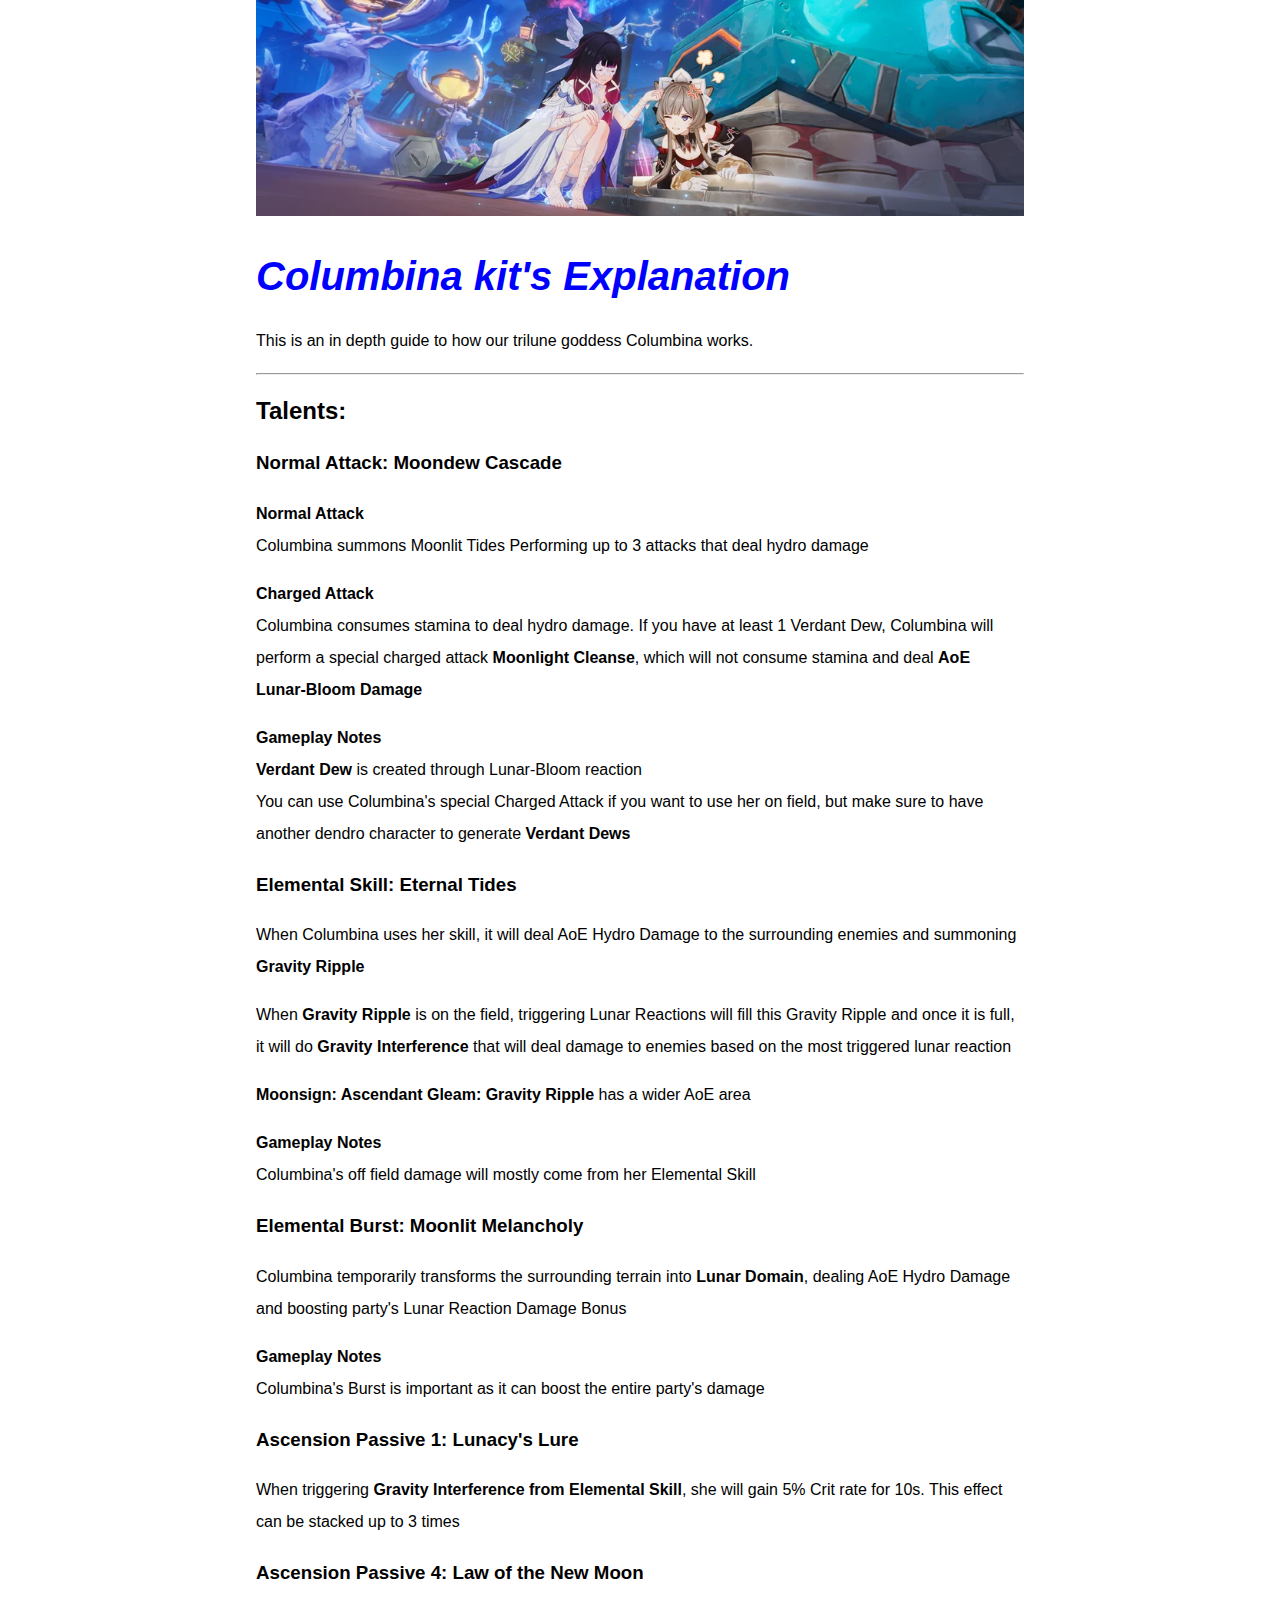
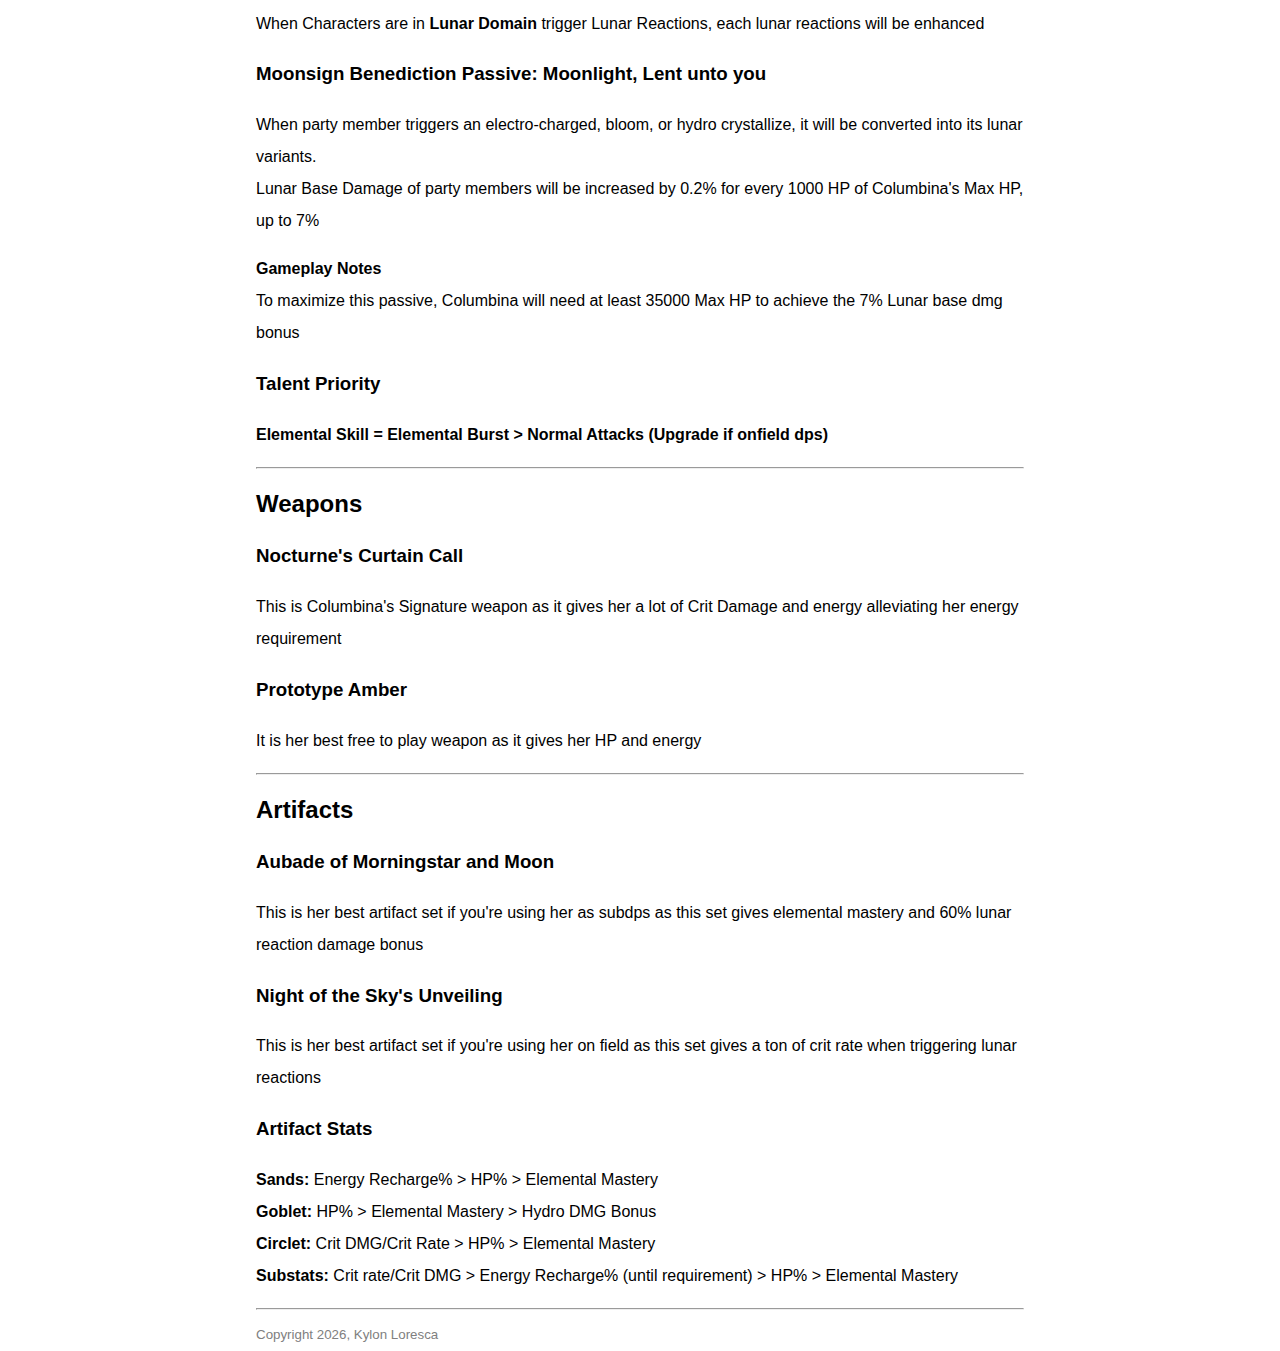
<file: Day 1/index.html>
<!DOCTYPE html>
<html>
<head>
    <meta charset = "UTF-8">
    <title> Columbina Kit Guide </title>
    <link rel = "stylesheet" href = "kitchen.css">
</head>
<body>

    <img src = "columbinaxsandrone.jpg" alt = "photo of the trilune goddess of teyvat">

    <h1>Columbina kit's Explanation</h1>

    <p>This is an in depth guide to how our trilune goddess Columbina works. </p>
    <p></p>
    
    <hr>

    <h2>Talents: </h2>
    <h3><strong>Normal Attack: Moondew Cascade </strong></h3>
    <p><strong>Normal Attack</strong><br>
        Columbina summons Moonlit Tides Performing up to 3 attacks that deal hydro damage </p>

    <p><strong>Charged Attack</strong><br>
        Columbina consumes stamina to deal hydro damage. If you have at least 1 Verdant Dew, Columbina will perform a special charged attack <strong>Moonlight Cleanse</strong>, which will not consume stamina and deal <strong>AoE Lunar-Bloom Damage</strong></p>
    <p></p>
    <p><strong>Gameplay Notes</strong><br>
        <strong>Verdant Dew</strong> is created through Lunar-Bloom reaction
    <br>
        You can use Columbina's special Charged Attack if you want to use her on field, but make sure to have another dendro character to generate <strong>Verdant Dews</strong></p>

    <p></p>

    <h3>Elemental Skill: Eternal Tides</h3>
    <p>When Columbina uses her skill, it will deal AoE Hydro Damage to the surrounding enemies and summoning <strong>Gravity Ripple</strong></p>
    
    <p>When <strong>Gravity Ripple</strong> is on the field, triggering Lunar Reactions will fill this Gravity Ripple and once it is full, it will do <strong>Gravity Interference</strong> that will deal damage to enemies based on the most triggered lunar reaction</p>
    
    <p><strong>Moonsign: Ascendant Gleam: Gravity Ripple</strong> has a wider AoE area</p>
    
    <p><strong>Gameplay Notes</strong><br>
        Columbina's off field damage will mostly come from her Elemental Skill</p>

    <p></p>

    <h3>Elemental Burst: Moonlit Melancholy</h3>
    <p>Columbina temporarily transforms the surrounding terrain into <strong>Lunar Domain</strong>, dealing AoE Hydro Damage and boosting party's Lunar Reaction Damage Bonus</p>
    
    <p><strong>Gameplay Notes</strong><br>
        Columbina's Burst is important as it can boost the entire party's damage</p>

    <p></p>

    <h3>Ascension Passive 1: Lunacy's Lure</h3>
    <p>When triggering <strong>Gravity Interference from Elemental Skill</strong>, she will gain 5% Crit rate for 10s. This effect can be stacked up to 3 times</p>

    <p></p>

    <h3>Ascension Passive 4: Law of the New Moon</h3>
    <p>When Characters are in <strong>Lunar Domain</strong> trigger Lunar Reactions, each lunar reactions will be enhanced</p>

    <p></p>

    <h3>Moonsign Benediction Passive: Moonlight, Lent unto you</h3>
    <p>When party member triggers an electro-charged, bloom, or hydro crystallize, it will be converted into its lunar variants. <br>Lunar Base Damage of party members will be increased by 0.2% for every 1000 HP of Columbina's Max HP, up to 7%</p>
    <p><strong>Gameplay Notes</strong><br>
        To maximize this passive, Columbina will need at least 35000 Max HP to achieve the 7% Lunar base dmg bonus</p>

    <p></p>

    <h3>Talent Priority</h3>
    <p><strong>Elemental Skill = Elemental Burst > Normal Attacks (Upgrade if onfield dps)</strong></p>

    <hr>

    <h2>Weapons</h2>
    <h3>Nocturne's Curtain Call</h3>
    <p>This is Columbina's Signature weapon as it gives her a lot of Crit Damage and energy alleviating her energy requirement</p>
    
    <h3>Prototype Amber</h3>
    <p>It is her best free to play weapon as it gives her HP and energy</p>

    <hr>

    <h2>Artifacts</h2>
    <h3>Aubade of Morningstar and Moon</h3>
    <p>This is her best artifact set if you're using her as subdps as this set gives elemental mastery and 60% lunar reaction damage bonus</p>

    <h3>Night of the Sky's Unveiling</h3>
    <p>This is her best artifact set if you're using her on field as this set gives a ton of crit rate when triggering lunar reactions</p>

    <h3>Artifact Stats</h3>
    <p><strong>Sands:</strong> Energy Recharge% > HP% > Elemental Mastery<br>
        <strong>Goblet:</strong> HP% > Elemental Mastery > Hydro DMG Bonus <br>
        <strong>Circlet: </strong>Crit DMG/Crit Rate > HP% > Elemental Mastery<br>
        <strong>Substats:</strong> Crit rate/Crit DMG > Energy Recharge% (until requirement) > HP% > Elemental Mastery
        </p>

<hr>
<small>Copyright 2026, Kylon Loresca</small>
</body>
</html>
</file>
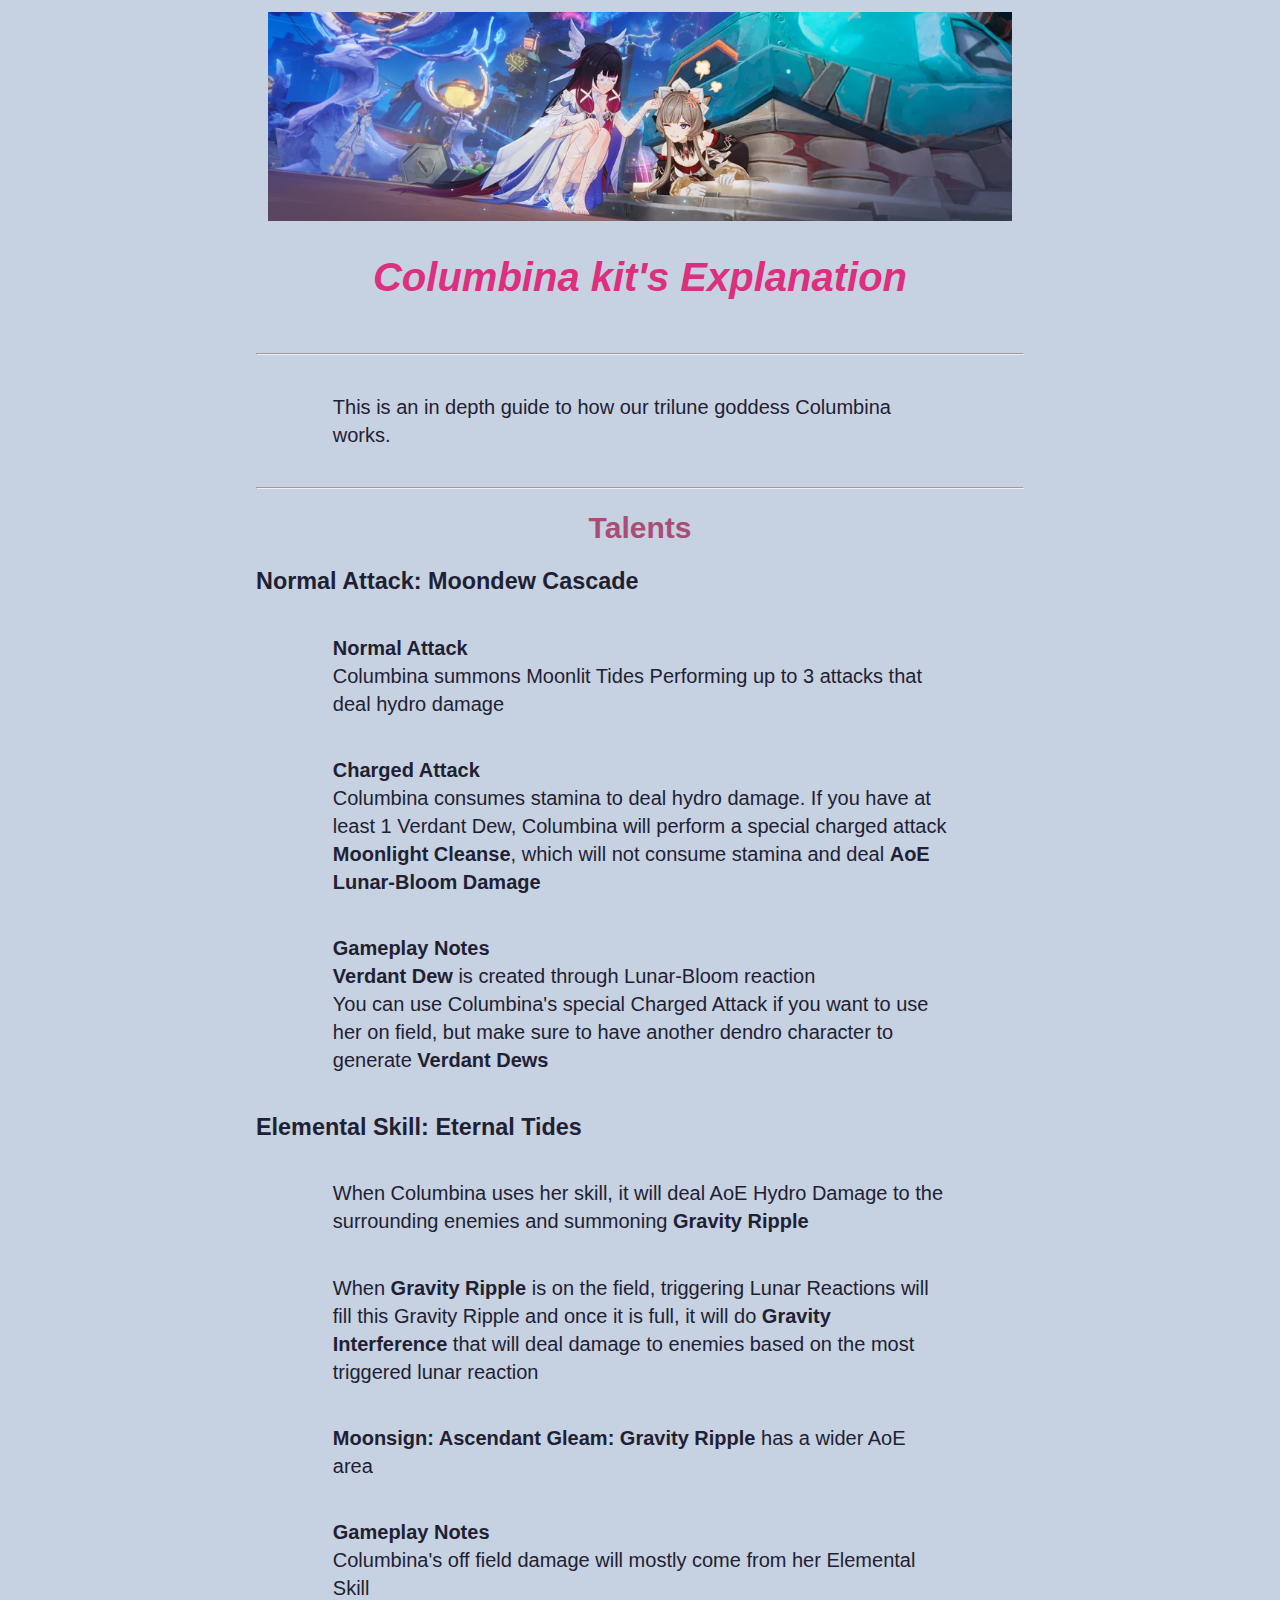
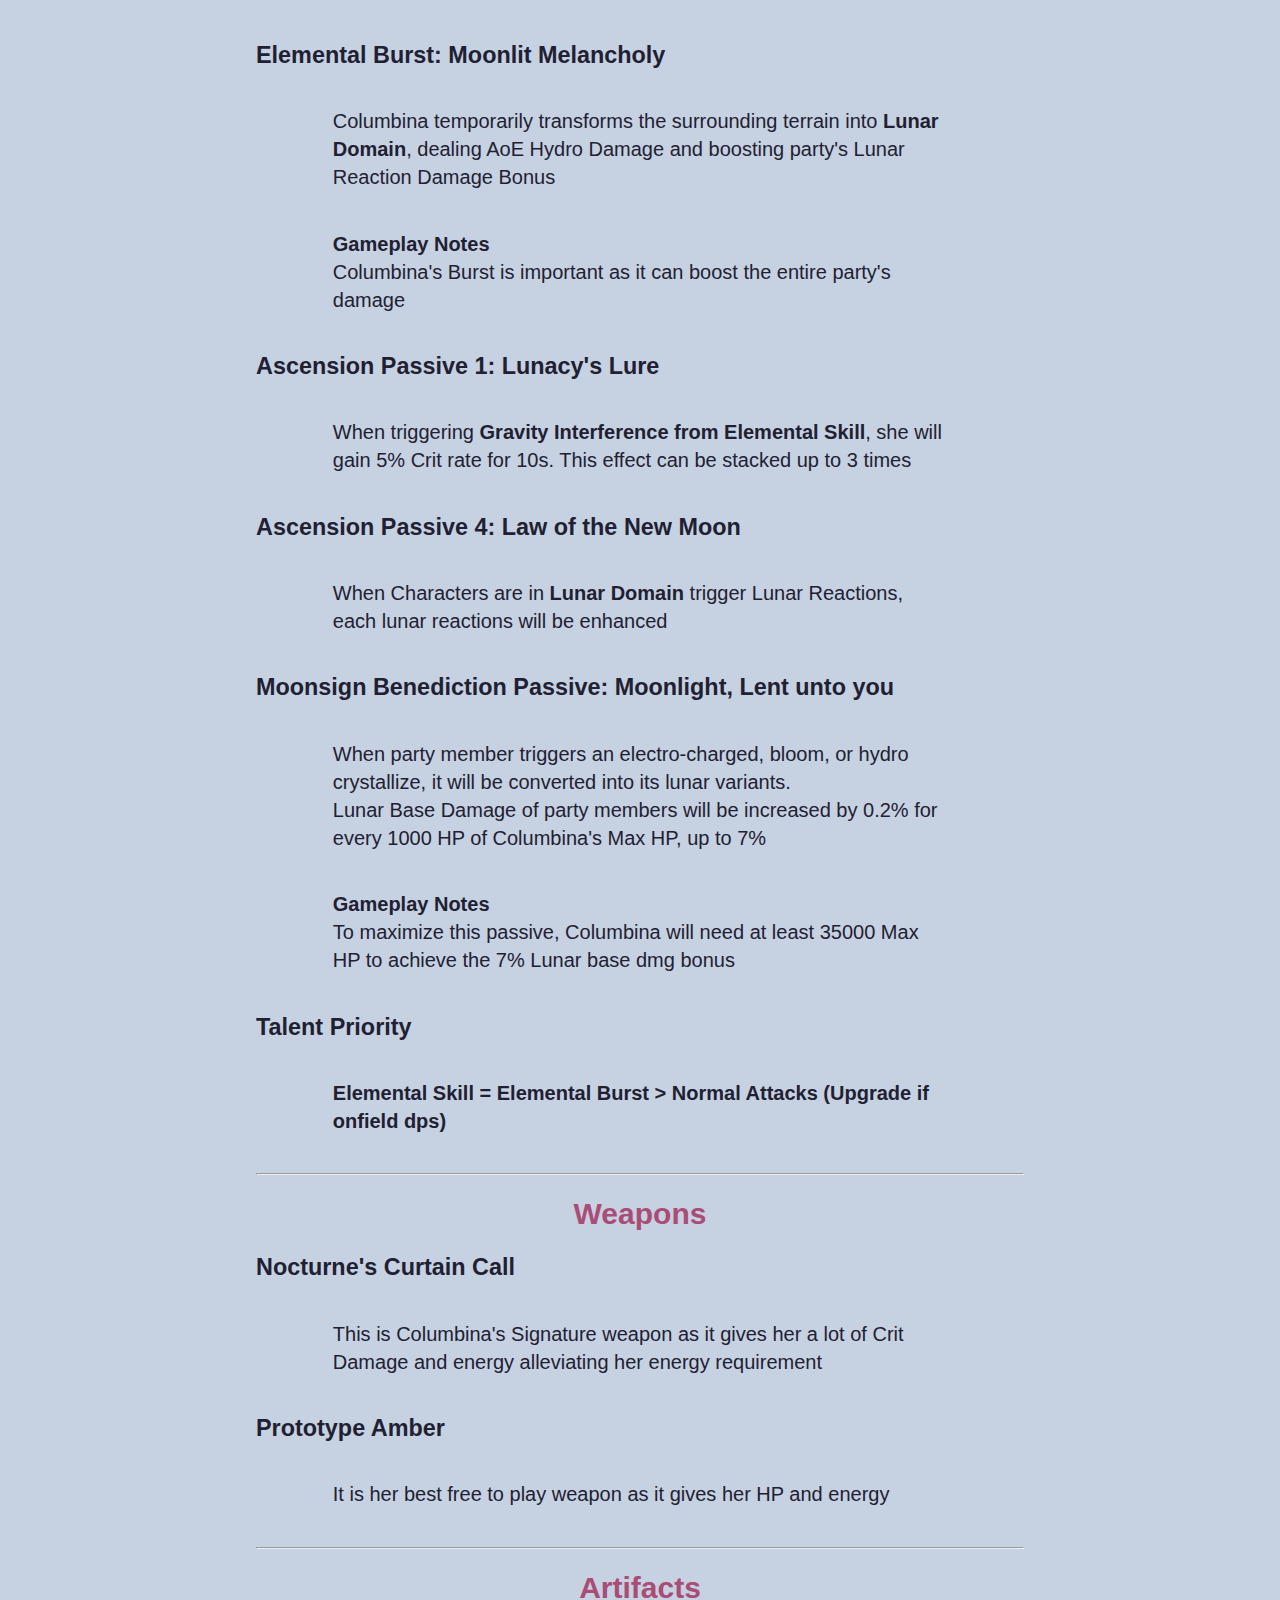
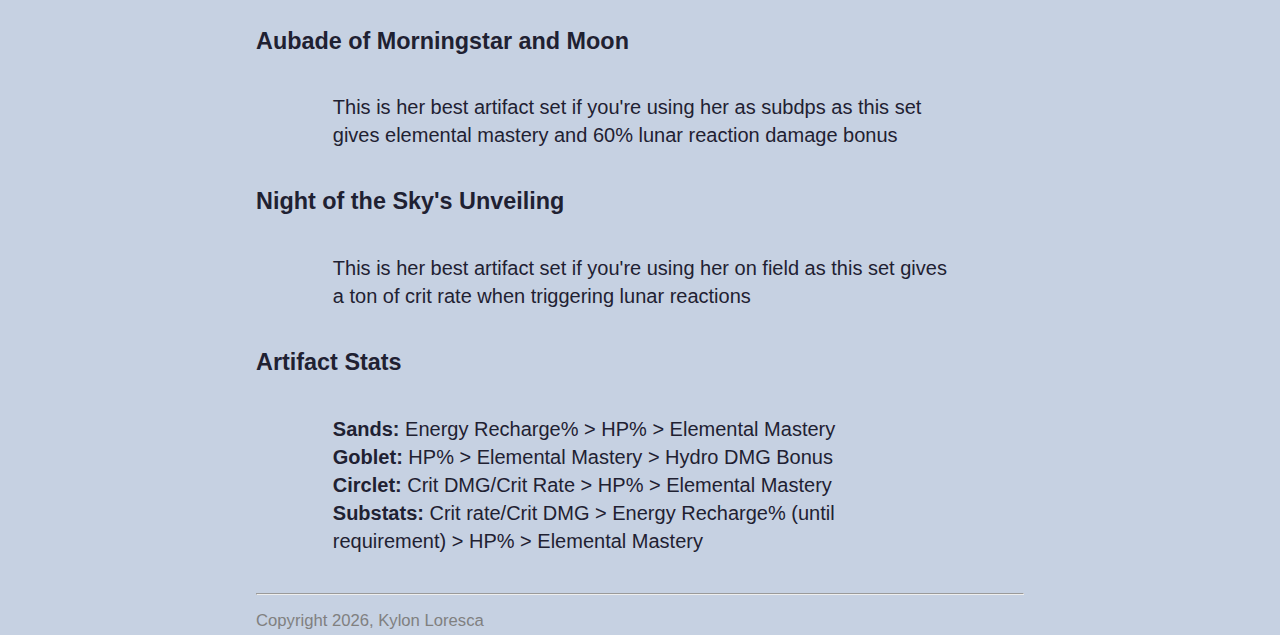
<file: Day 2/index.html>
<!DOCTYPE html>
<html lang = "en">
<head>
    <meta charset = "UTF-8">
    <title> Columbina Kit Guide </title>
    <link rel = "stylesheet" href = "Loresca_Kylon_style.css">
</head>

<header>
    <img src = "columbinaxsandrone.jpg" alt = "photo of the trilune goddess of teyvat">

    <h1>Columbina kit's Explanation</h1>
    
</header>
<body>
    <hr>
    <p>This is an in depth guide to how our trilune goddess Columbina works. </p>
    <p></p>
    
    <hr>

    <h2>Talents</h2>
    <h3>Normal Attack: Moondew Cascade </h3>
    <p><strong>Normal Attack</strong><br>
        Columbina summons Moonlit Tides Performing up to 3 attacks that deal hydro damage </p>

    <p><strong>Charged Attack</strong><br>
        Columbina consumes stamina to deal hydro damage. If you have at least 1 Verdant Dew, Columbina will perform a special charged attack <strong>Moonlight Cleanse</strong>, which will not consume stamina and deal <strong>AoE Lunar-Bloom Damage</strong></p>
    <p></p>
    <p><strong>Gameplay Notes</strong><br>
        <strong>Verdant Dew</strong> is created through Lunar-Bloom reaction
    <br>
        You can use Columbina's special Charged Attack if you want to use her on field, but make sure to have another dendro character to generate <strong>Verdant Dews</strong></p>

    <p></p>

    <h3>Elemental Skill: Eternal Tides</h3>
    <p>When Columbina uses her skill, it will deal AoE Hydro Damage to the surrounding enemies and summoning <strong>Gravity Ripple</strong></p>
    
    <p>When <strong>Gravity Ripple</strong> is on the field, triggering Lunar Reactions will fill this Gravity Ripple and once it is full, it will do <strong>Gravity Interference</strong> that will deal damage to enemies based on the most triggered lunar reaction</p>
    
    <p><strong>Moonsign: Ascendant Gleam: Gravity Ripple</strong> has a wider AoE area</p>
    
    <p><strong>Gameplay Notes</strong><br>
        Columbina's off field damage will mostly come from her Elemental Skill</p>

    <p></p>

    <h3>Elemental Burst: Moonlit Melancholy</h3>
    <p>Columbina temporarily transforms the surrounding terrain into <strong>Lunar Domain</strong>, dealing AoE Hydro Damage and boosting party's Lunar Reaction Damage Bonus</p>
    
    <p><strong>Gameplay Notes</strong><br>
        Columbina's Burst is important as it can boost the entire party's damage</p>

    <p></p>

    <h3>Ascension Passive 1: Lunacy's Lure</h3>
    <p>When triggering <strong>Gravity Interference from Elemental Skill</strong>, she will gain 5% Crit rate for 10s. This effect can be stacked up to 3 times</p>

    <p></p>

    <h3>Ascension Passive 4: Law of the New Moon</h3>
    <p>When Characters are in <strong>Lunar Domain</strong> trigger Lunar Reactions, each lunar reactions will be enhanced</p>

    <p></p>

    <h3>Moonsign Benediction Passive: Moonlight, Lent unto you</h3>
    <p>When party member triggers an electro-charged, bloom, or hydro crystallize, it will be converted into its lunar variants. <br>Lunar Base Damage of party members will be increased by 0.2% for every 1000 HP of Columbina's Max HP, up to 7%</p>
    <p><strong>Gameplay Notes</strong><br>
        To maximize this passive, Columbina will need at least 35000 Max HP to achieve the 7% Lunar base dmg bonus</p>

    <p></p>

    <h3>Talent Priority</h3>
    <p><strong>Elemental Skill = Elemental Burst > Normal Attacks (Upgrade if onfield dps)</strong></p>

    <hr>

    <h2>Weapons</h2>
    <h3>Nocturne's Curtain Call</h3>
    <p>This is Columbina's Signature weapon as it gives her a lot of Crit Damage and energy alleviating her energy requirement</p>
    
    <h3>Prototype Amber</h3>
    <p>It is her best free to play weapon as it gives her HP and energy</p>

    <hr>

    <h2>Artifacts</h2>
    <h3>Aubade of Morningstar and Moon</h3>
    <p>This is her best artifact set if you're using her as subdps as this set gives elemental mastery and 60% lunar reaction damage bonus</p>

    <h3>Night of the Sky's Unveiling</h3>
    <p>This is her best artifact set if you're using her on field as this set gives a ton of crit rate when triggering lunar reactions</p>

    <h3>Artifact Stats</h3>
    <p><strong>Sands:</strong> Energy Recharge% > HP% > Elemental Mastery<br>
        <strong>Goblet:</strong> HP% > Elemental Mastery > Hydro DMG Bonus <br>
        <strong>Circlet: </strong>Crit DMG/Crit Rate > HP% > Elemental Mastery<br>
        <strong>Substats:</strong> Crit rate/Crit DMG > Energy Recharge% (until requirement) > HP% > Elemental Mastery
        </p>

<hr>
<small>Copyright 2026, Kylon Loresca</small>
</body>
</html>
</file>
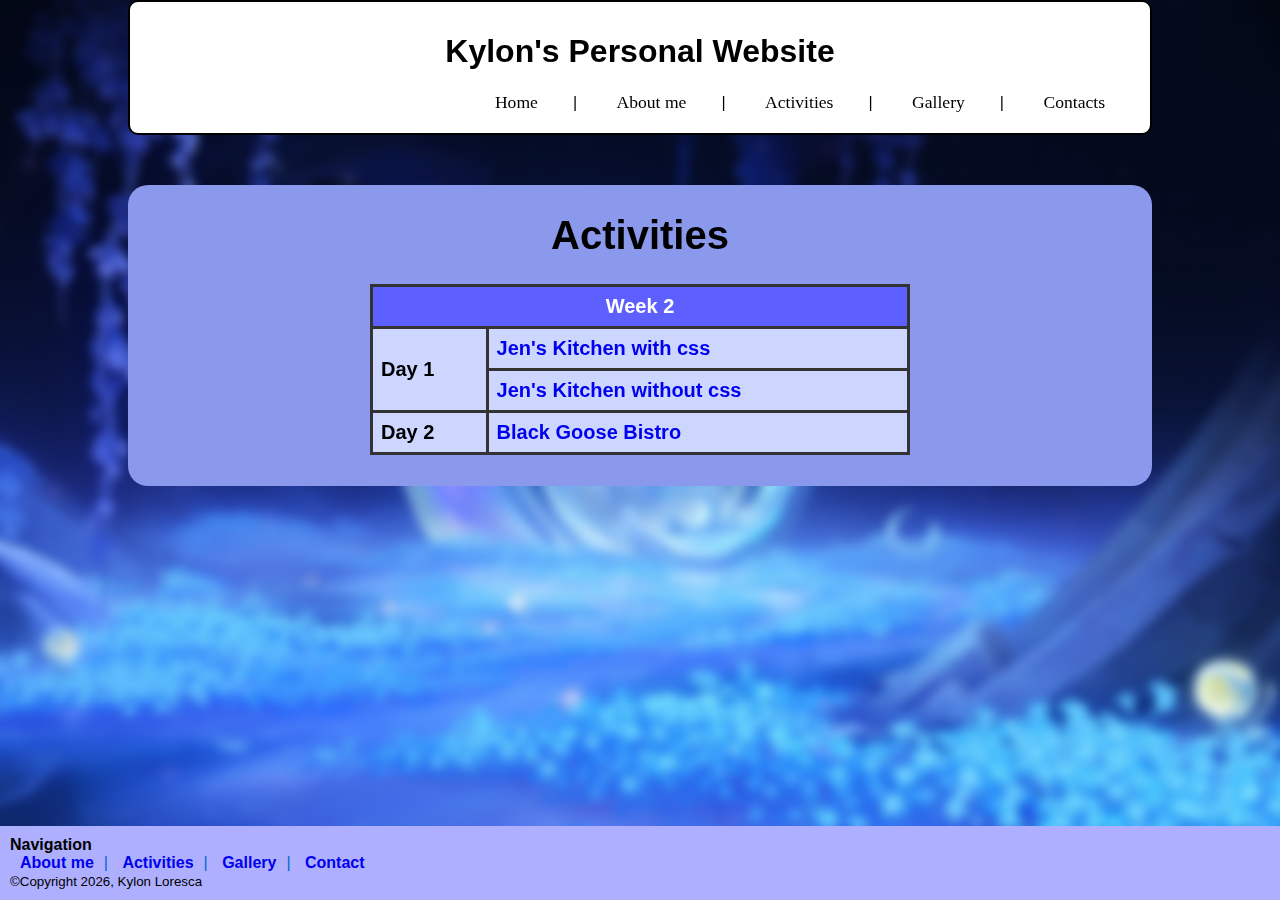
<file: actvities.html>
<!DOCTYPE html>
<html lang="en">

<head>
    <meta charset="utf-8">
    <Title>Activities</Title>
    <link rel="stylesheet" href="style.css">
</head>

<header>
    <div class="header">
        <h1>Kylon's Personal Website</h1>
        <a href="index.html">Home</a>|
        <a href="about.html">About me</a>|
        <a href="actvities.html">Activities</a>|
        <a href="gallery.html">Gallery</a>|
        <a href="contact.html">Contacts</a>
        <div>
</header>

<body>
    <div class="content">

        <h1>Activities</h1>
        <table>
            <tr>
                <th colspan="2">Week 2</th>
            </tr>
            <tr>
                <td rowspan="2"><strong>Day 1</strong></td>
                <td><a href="Day 1/index.html" target="_blank">Jen's Kitchen with css</a></td>
            </tr>
            <tr>
                <td><a href="Day 1/index without css.html" target="_blank">Jen's Kitchen without css</td>
            </tr>
            <tr>
                <td><strong>Day 2</strong></td>
                <td><a href="Day 2/index.html" target="_blank">Black Goose Bistro</a></td>
            </tr>
        </table>
    </div>
    <footer>
        <strong>Navigation</strong><br>
        <nav>
            <a href="about.html">About me</a>|
            <a href="actvities.html">Activities</a>|
            <a href="gallery.html">Gallery</a>|
            <a href="contact.html">Contact</a>
        </nav>

        <small>&#169;Copyright 2026, Kylon Loresca</small>
    </footer>

</body>

</html>
</file>
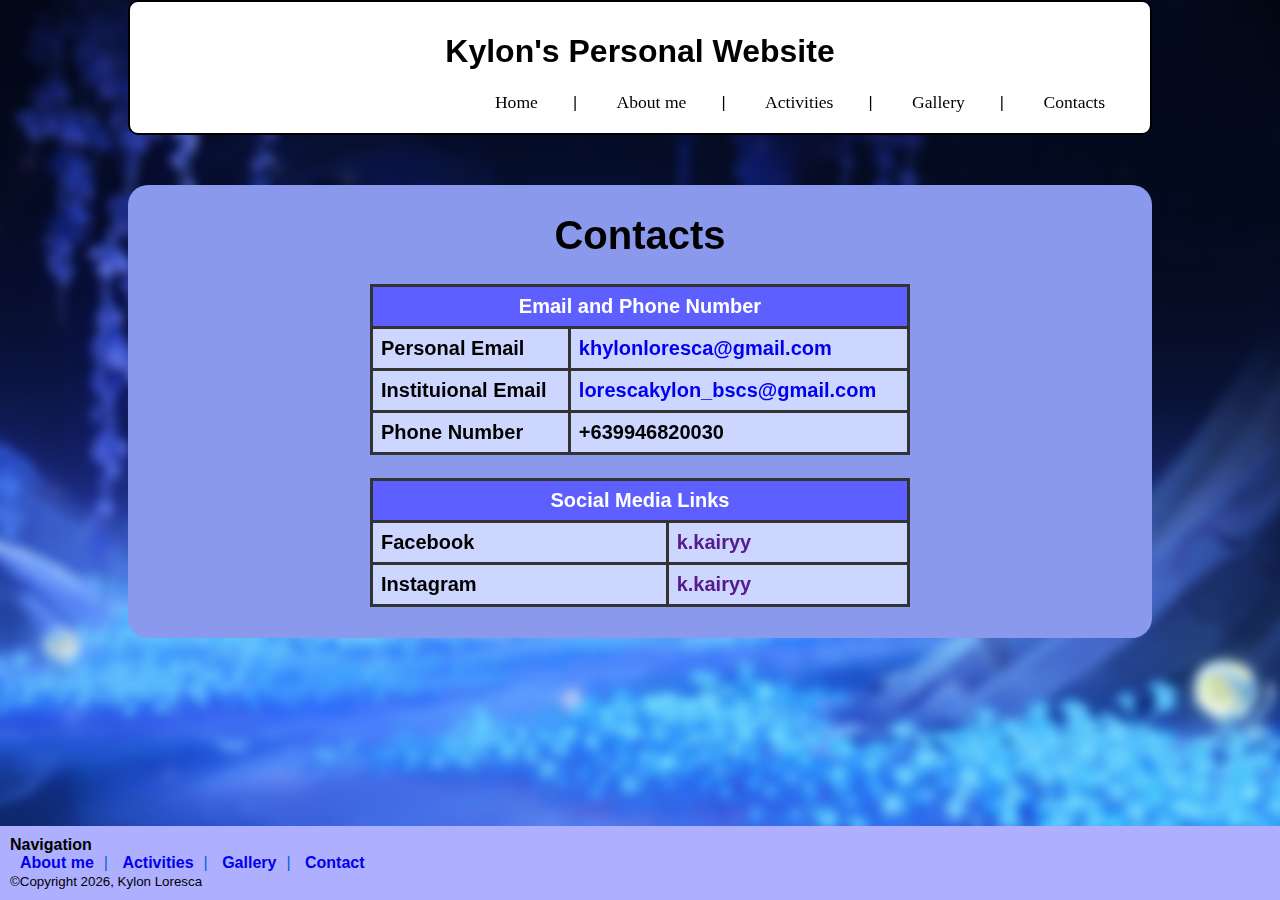
<file: contact.html>
<!DOCTYPE html>
<html lang="en">

<head>
    <meta charset="utf-8">
    <Title>Contacts</Title>
    <link rel="stylesheet" href="style.css">
</head>

<header>
    <div class="header">
        <h1>Kylon's Personal Website</h1>
        <a href="index.html">Home</a>|
        <a href="about.html">About me</a>|
        <a href="actvities.html">Activities</a>|
        <a href="gallery.html">Gallery</a>|
        <a href="contact.html">Contacts</a>
        <div>
</header>

<body>
    <div class="content">

        <h1>Contacts</h1>
        <table>
            <tr>
                <th colspan="2">Email and Phone Number</th>
            </tr>
            <tr>
                <td><strong>Personal Email</strong></td>
                <td><a href="mailto:khylonloresca@gmail.com">khylonloresca@gmail.com</a></td>
            </tr>
            <tr>
                <td><strong>Instituional Email</strong></td>
                <td><a href="mailto:lorescakylon_bscs.plmun.edu.ph">lorescakylon_bscs@gmail.com</td>
            </tr>
            <tr>
                <td><strong>Phone Number</strong></td>
                <td><strong>+639946820030</strong></td>
            </tr>
        </table>
        <br>
        <table>
            <tr>
                <th colspan="2">Social Media Links</th>
            </tr>
            <tr>
                <td><strong>Facebook</strong></td>
                <td><a href="">k.kairyy</a></td>
            </tr>
            <tr>
                <td><strong>Instagram</strong></td>
                <td><a href="">k.kairyy</td>
            </tr>
        </table>
    </div>
        <footer>
            <strong>Navigation</strong><br>
            <nav>
                <a href="about.html">About me</a>|
                <a href="actvities.html">Activities</a>|
                <a href="gallery.html">Gallery</a>|
                <a href="contact.html">Contact</a>
            </nav>

            <small>&#169;Copyright 2026, Kylon Loresca</small>
        </footer>
    
</body>

</html>
</file>
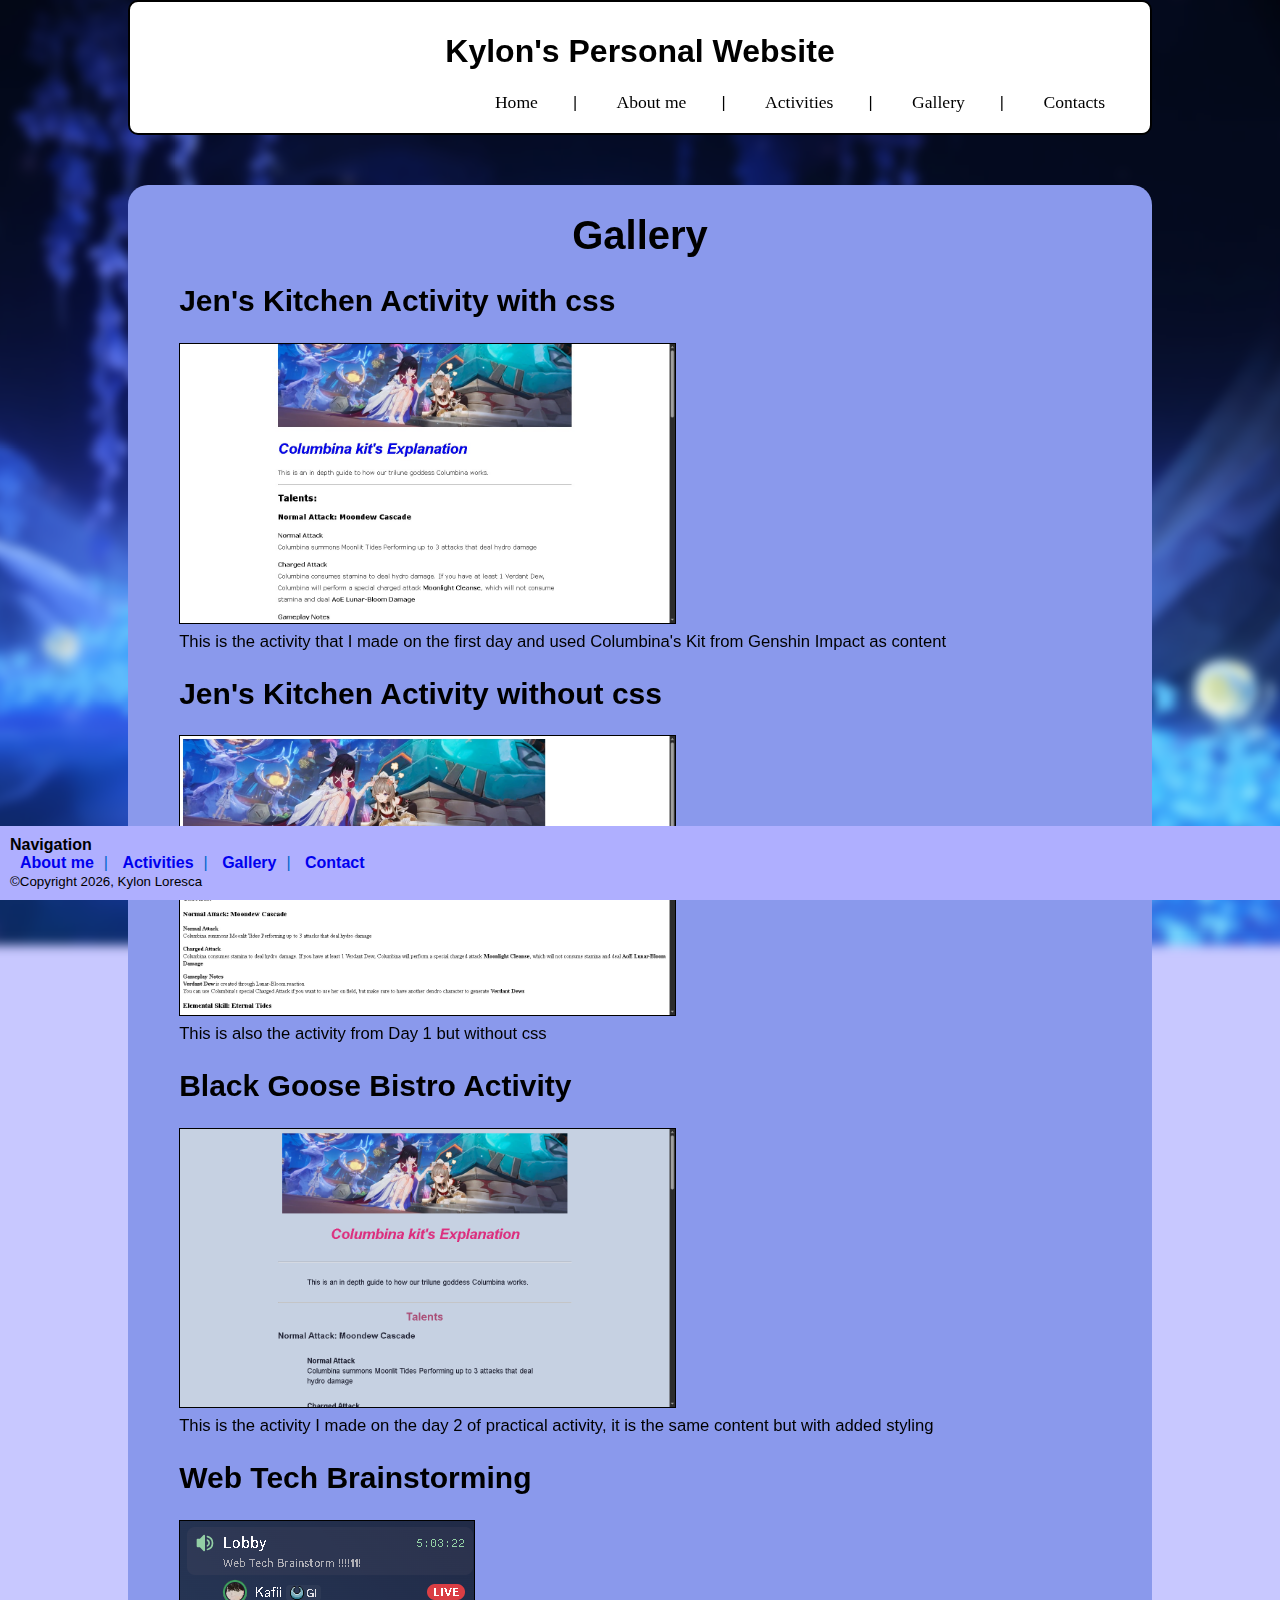
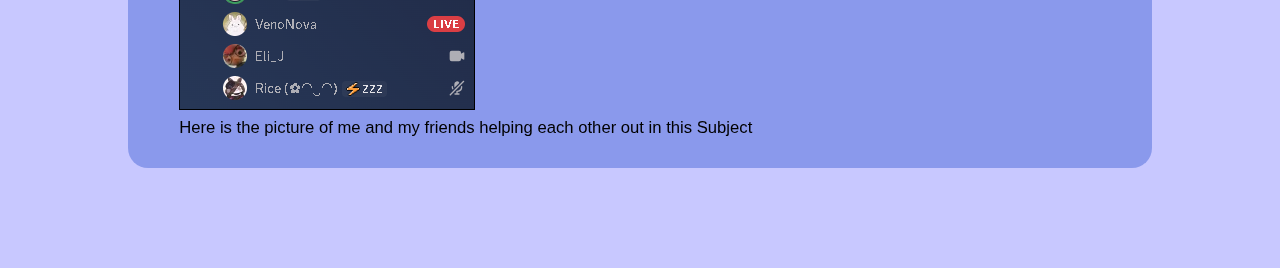
<file: gallery.html>
<!DOCTYPE html>
<html lang="en">

<head>
    <meta charset="utf-8">
    <Title>Gallery</Title>
    <link rel="stylesheet" href="style.css">
</head>

<header>
    <div class="header">
        <h1>Kylon's Personal Website</h1>
        <a href="index.html">Home</a>|
        <a href="about.html">About me</a>|
        <a href="actvities.html">Activities</a>|
        <a href="gallery.html">Gallery</a>|
        <a href="contact.html">Contacts</a>
        <div>
</header>

<body>
    <div class="content">

        <h1>Gallery</h1>
        <h2>Jen's Kitchen Activity with css</h2>
        <img src="images/index.jpg" alt="Jen's Kitchen with css" class="gallery">
        <br><small>This is the activity that I made on the first day and used Columbina's Kit from Genshin Impact as
            content</small>

        <h2>Jen's Kitchen Activity without css</h2>
        <img src="images/index without css.jpg" alt="Jen's Kitchen without css" class="gallery">
        <br><small>This is also the activity from Day 1 but without css</small>

        <h2>Black Goose Bistro Activity</h2>
        <img src="images/day2.png" alt="Black Goose Bistro Activity" class="gallery">
        <br><small>This is the activity I made on the day 2 of practical activity, it is the same content but with added
            styling</small>

        <h2>Web Tech Brainstorming</h2>
        <img src="images/brainstorming.png" alt="brainstorming with friends" class="gallery">
        <br><small>Here is the picture of me and my friends helping each other out in this Subject</small>

    </div>
    <footer>
        <strong>Navigation</strong><br>
        <nav>
            <a href="about.html">About me</a>|
            <a href="actvities.html">Activities</a>|
            <a href="gallery.html">Gallery</a>|
            <a href="contact.html">Contact</a>
        </nav>

        <small>&#169;Copyright 2026, Kylon Loresca</small>
    </footer>
</body>

</html>
</file>
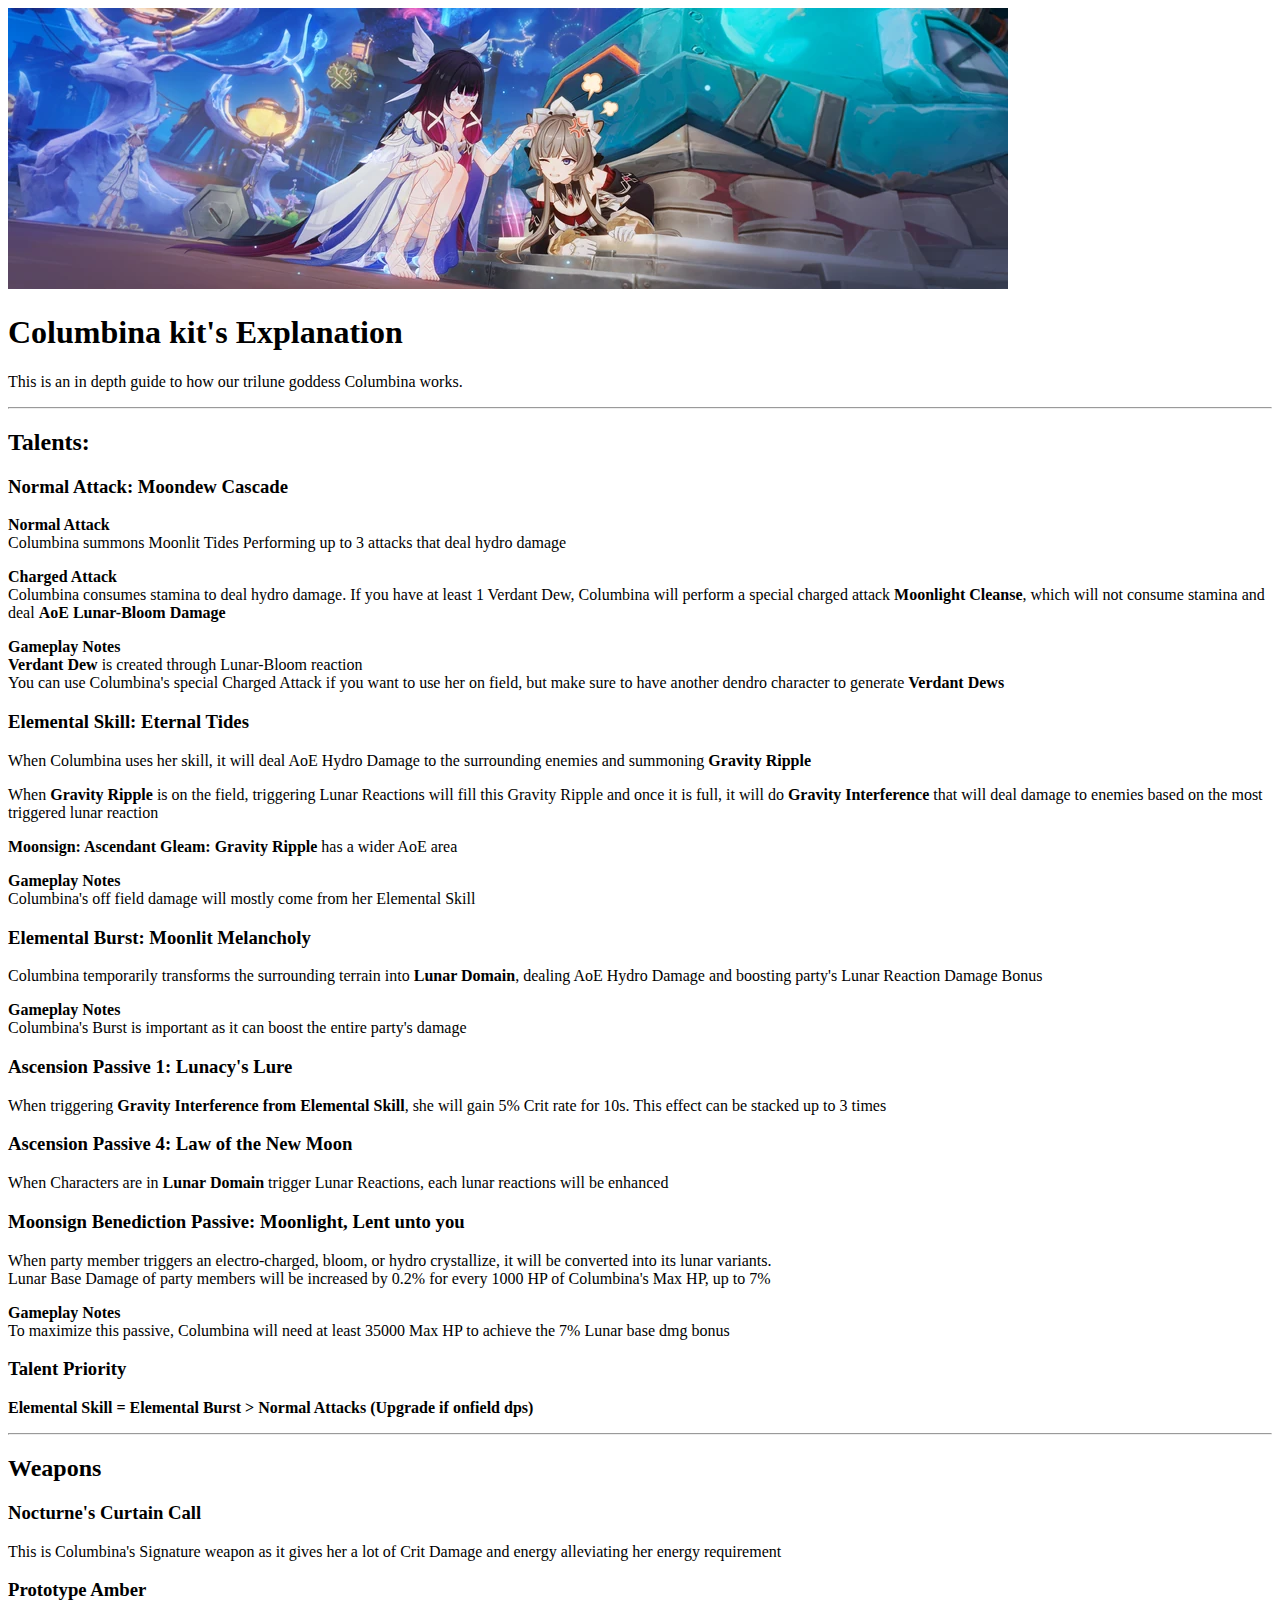
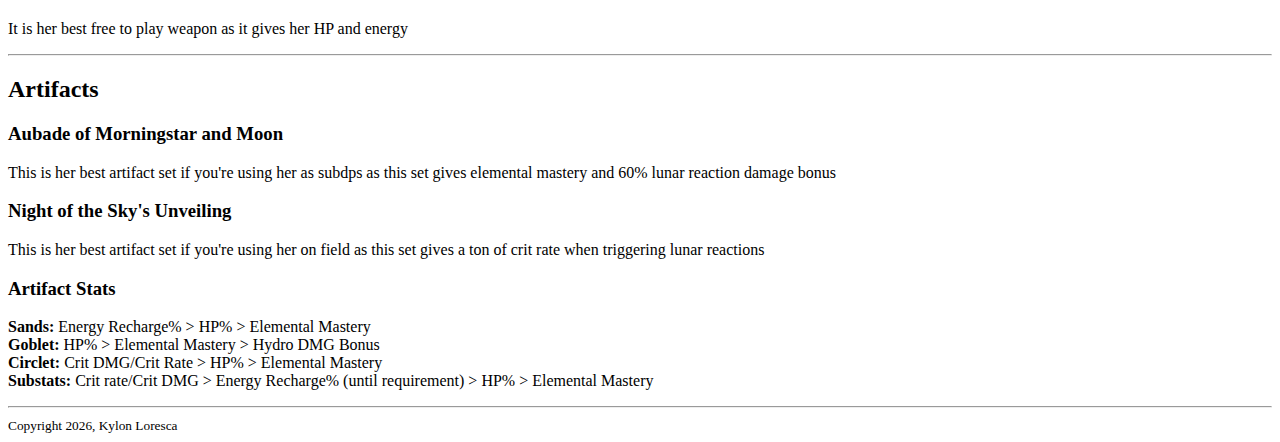
<file: Day 1/index without css.html>
<!DOCTYPE html>
<html>
<head>
    <meta charset = "UTF-8">
    <title> Columbina Kit Guide </title>
    
</head>
<body>

    <img src = "columbinaxsandrone.jpg" alt = "photo of the trilune goddess of teyvat">

    <h1>Columbina kit's Explanation</h1>

    <p>This is an in depth guide to how our trilune goddess Columbina works. </p>
    <p></p>
    <hr>
    <h2>Talents: </h2>
    <h3><strong>Normal Attack: Moondew Cascade </strong></h3>
    <p><strong>Normal Attack</strong><br>
        Columbina summons Moonlit Tides Performing up to 3 attacks that deal hydro damage </p>

    <p><strong>Charged Attack</strong><br>
        Columbina consumes stamina to deal hydro damage. If you have at least 1 Verdant Dew, Columbina will perform a special charged attack <strong>Moonlight Cleanse</strong>, which will not consume stamina and deal <strong>AoE Lunar-Bloom Damage</strong></p>
    <p></p>
    <p><strong>Gameplay Notes</strong><br>
        <strong>Verdant Dew</strong> is created through Lunar-Bloom reaction
    <br>
        You can use Columbina's special Charged Attack if you want to use her on field, but make sure to have another dendro character to generate <strong>Verdant Dews</strong></p>

    <p></p>

    <h3>Elemental Skill: Eternal Tides</h3>
    <p>When Columbina uses her skill, it will deal AoE Hydro Damage to the surrounding enemies and summoning <strong>Gravity Ripple</strong></p>
    
    <p>When <strong>Gravity Ripple</strong> is on the field, triggering Lunar Reactions will fill this Gravity Ripple and once it is full, it will do <strong>Gravity Interference</strong> that will deal damage to enemies based on the most triggered lunar reaction</p>
    
    <p><strong>Moonsign: Ascendant Gleam: Gravity Ripple</strong> has a wider AoE area</p>
    
    <p><strong>Gameplay Notes</strong><br>
        Columbina's off field damage will mostly come from her Elemental Skill</p>

    <p></p>

    <h3>Elemental Burst: Moonlit Melancholy</h3>
    <p>Columbina temporarily transforms the surrounding terrain into <strong>Lunar Domain</strong>, dealing AoE Hydro Damage and boosting party's Lunar Reaction Damage Bonus</p>
    
    <p><strong>Gameplay Notes</strong><br>
        Columbina's Burst is important as it can boost the entire party's damage</p>

    <p></p>

    <h3>Ascension Passive 1: Lunacy's Lure</h3>
    <p>When triggering <strong>Gravity Interference from Elemental Skill</strong>, she will gain 5% Crit rate for 10s. This effect can be stacked up to 3 times</p>

    <p></p>

    <h3>Ascension Passive 4: Law of the New Moon</h3>
    <p>When Characters are in <strong>Lunar Domain</strong> trigger Lunar Reactions, each lunar reactions will be enhanced</p>

    <p></p>

    <h3>Moonsign Benediction Passive: Moonlight, Lent unto you</h3>
    <p>When party member triggers an electro-charged, bloom, or hydro crystallize, it will be converted into its lunar variants. <br>Lunar Base Damage of party members will be increased by 0.2% for every 1000 HP of Columbina's Max HP, up to 7%</p>
    <p><strong>Gameplay Notes</strong><br>
        To maximize this passive, Columbina will need at least 35000 Max HP to achieve the 7% Lunar base dmg bonus</p>

    <p></p>

    <h3>Talent Priority</h3>
    <p><strong>Elemental Skill = Elemental Burst > Normal Attacks (Upgrade if onfield dps)</strong></p>
    
    <hr>

    <h2>Weapons</h2>
    <h3>Nocturne's Curtain Call</h3>
    <p>This is Columbina's Signature weapon as it gives her a lot of Crit Damage and energy alleviating her energy requirement</p>
    
    <h3>Prototype Amber</h3>
    <p>It is her best free to play weapon as it gives her HP and energy</p>

    <hr>

    <h2>Artifacts</h2>
    <h3>Aubade of Morningstar and Moon</h3>
    <p>This is her best artifact set if you're using her as subdps as this set gives elemental mastery and 60% lunar reaction damage bonus</p>

    <h3>Night of the Sky's Unveiling</h3>
    <p>This is her best artifact set if you're using her on field as this set gives a ton of crit rate when triggering lunar reactions</p>

    <h3>Artifact Stats</h3>
    <p><strong>Sands:</strong> Energy Recharge% > HP% > Elemental Mastery<br>
        <strong>Goblet:</strong> HP% > Elemental Mastery > Hydro DMG Bonus <br>
        <strong>Circlet: </strong>Crit DMG/Crit Rate > HP% > Elemental Mastery<br>
        <strong>Substats:</strong> Crit rate/Crit DMG > Energy Recharge% (until requirement) > HP% > Elemental Mastery
        </p>

<hr>
<small>Copyright 2026, Kylon Loresca</small>
</body>
</html>
</file>
<file: Day 1/kitchen.css>
body {
    font: normal 1em/2em Verdana, sans-serif; margin: 0 20%;
}

h1{
    font : italic bold 2.5rem Futura, sans-serif; color: blue
}

small { color: gray}
img {width: 100%; height: auto;}
</file>
<file: Day 2/Loresca_Kylon_style.css>
body {
    margin: 0 20%;
    font: 1.25rem/1.75rem sans-serif;
    color: #1f2132;
    background-color: #c6d1e2;
}

header{
    text-align: center;
    padding: 12px;
    margin-bottom: 14px;
}
h1{
    font : italic bold 2.5rem Futura, sans-serif; color: #dc2f7e
}
h2{
    text-align: center;
    color: #aa4d76;
    font: bold 1.25rem, sans-serif;
}
h3{
    font: bold Verdana sans-serif;
}
p{
    margin: 5% 10%;
}



small { color: gray}
img {width: 100%; height: auto;}
</file>
<file: style.css>
body{
    font-family:'Gill Sans', 'Gill Sans MT', Calibri, 'Trebuchet MS', sans-serif;
    position:relative;
    margin: 0 10%;
    background-color: #c8c8ff;
}
body::before{
    content: "";
    position: fixed;
    top:0;
    left:0;
    width:100%;
    height:100%;
    background-image: url('images/silvermoonhall.png');
    background-size:cover;
    background-position:center;
    filter:blur(5px);
    z-index:-1;
    transform: scale(1.1);
}

h1{
    text-align:center;
    
    font-family:'Gill Sans', 'Gill Sans MT', Calibri, 'Trebuchet MS', sans-serif
}

.header{
    text-align: right;
    border: 2px solid black;
    border-radius: 10px;
    padding: 10px 10px;
    padding-bottom: 20px;
    background-color: white;       
}

.header a{
    text-decoration:none;
    margin: 0% 15px;
    color: black;
    font-size:1.1em;
    font-family:cursive;
    padding: 1% 2%;
    transition: background-color 0.3s, color 0.3s;
    border-radius: 15px;
}

.header a:hover{
    background-color: black;
    color: white;
    
    
}
.container{
    float:left;
    max-width:300px;
    margin-right:20px;
    margin-bottom:10px;
    height:auto;
}

.home{
    background-color:#8a99ec;
    padding: 15px 30px;
    margin: 50px 30%;
    border-radius: 40px;
    font-size:20px;
    margin-bottom:100px;
}

.content{
    background-color:#8a99ec;
    padding: 1px 5%;
    padding-bottom:3%;
    margin: 50px 0;
    border-radius: 20px;
    font-size:20px;
    margin-bottom:100px;
}

table {
    border-collapse:collapse;
    width: 60vh;
    background-color: #cdd6ff;
    margin-left:auto;
    margin-right:auto;
}

th, td {
    border: 3px solid #333333;
    padding: 8px;
    font-family:'Gill Sans', 'Gill Sans MT', Calibri, 'Trebuchet MS', sans-serif;
}
caption{
    font-weight: bold;
    margin-top: 20px;
    margin-bottom: 5px;
}
th {
    background-color: #5d60ff;
    font-weight: bold;
    color: white
}
td a{
    text-decoration:none;
    font-weight:bold;
}

.gallery{
    max-width:55vh;
    height:auto;
    border: 1px solid black;
}
nav{
    color: #0066cc;
    bottom: 0;
}
nav a{
    text-decoration: none;  
    font-weight: bold;
    margin: 10px 10px;
}

a:hover{
    color: rgb(117, 0, 226);
}

footer{
    margin-top:10px;
    background-color: rgb(175, 175, 255);
    padding: 10px 10px;
    position:fixed;
    bottom: 0;
    left: 0;
    width: 100%;
}
</file>
